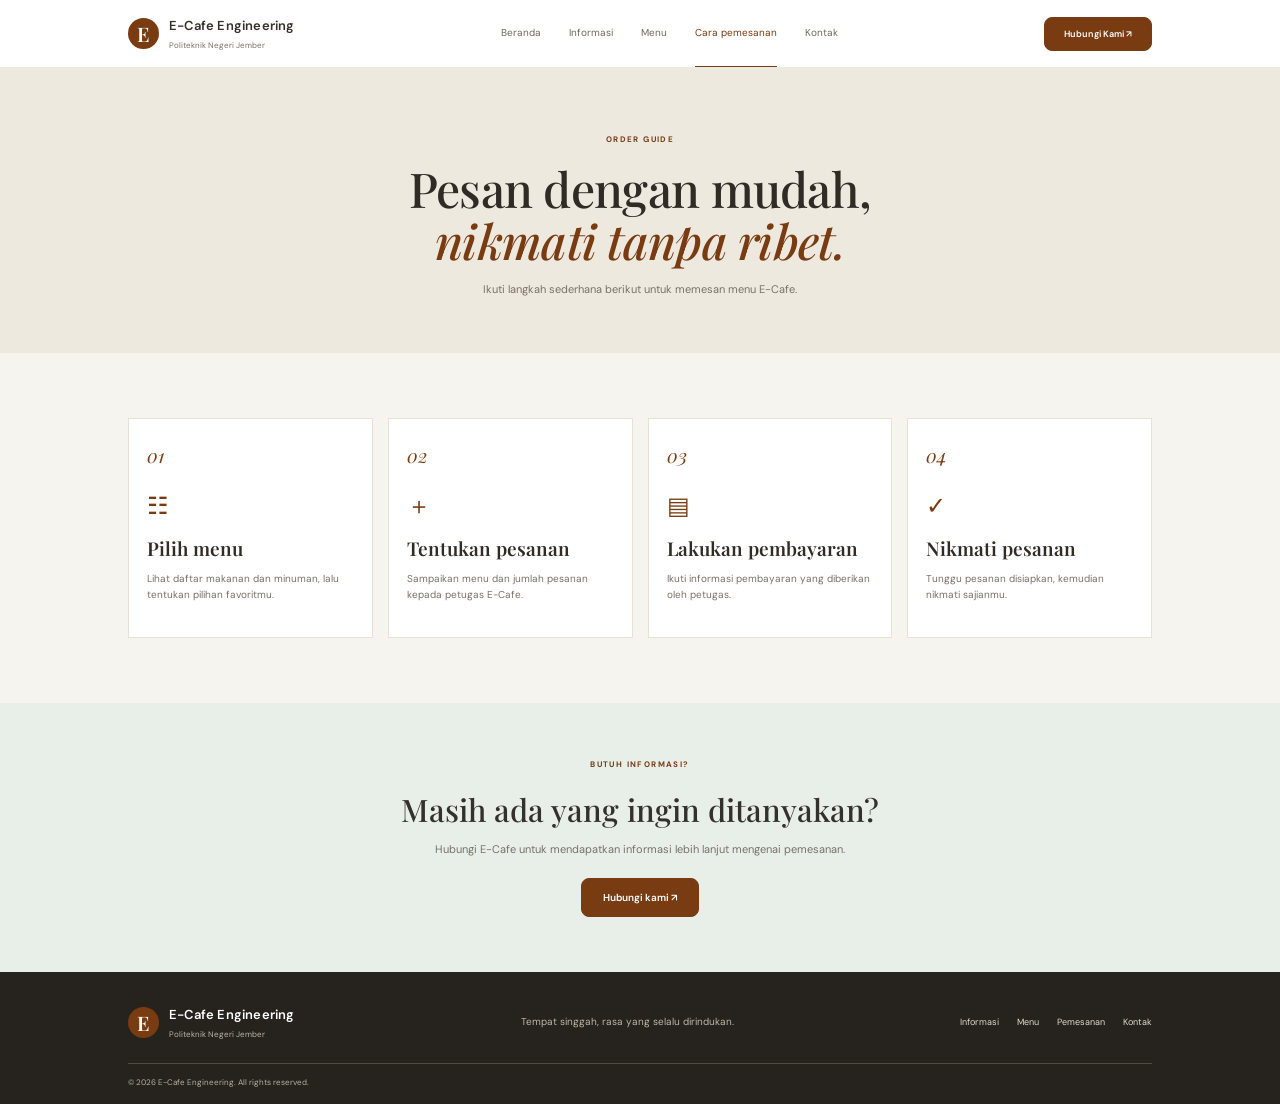
<file: pemesanan.html>
<!DOCTYPE html>
<html lang="id">

<head>
    <meta charset="UTF-8">
    <meta name="viewport" content="width=device-width, initial-scale=1.0">

    <meta name="description" content="Cara Pemesanan - E-Cafe Engineering, Politeknik Negeri Jember.">

    <title>Cara Pemesanan | E-Cafe Engineering</title>

    <link rel="stylesheet" href="css/style.css">
    <script src="js/main.js" defer></script>
</head>

<body>

    <!-- HEADER -->
    <header class="header">

        <a class="brand" href="index.html">

            <span class="brand-symbol">E</span>

            <span>
                <strong>E-Cafe Engineering</strong>
                <small>Politeknik Negeri Jember</small>
            </span>

        </a>

        <button class="nav-toggle" aria-label="Buka menu" aria-expanded="false">
            ☰
        </button>

        <nav class="navigation">
            <a href="index.html">Beranda</a>
            <a href="informasi.html">Informasi</a>
            <a href="menu.html">Menu</a>
            <a class="active" href="pemesanan.html">Cara pemesanan</a>
            <a href="kontak.html">Kontak</a>
        </nav>

        <a class="button button-small header-cta" href="kontak.html">
            Hubungi Kami ↗
        </a>

    </header>


    <!-- MAIN CONTENT -->
    <main>

        <!-- PAGE HEADING -->
        <section class="page-heading">

            <p class="eyebrow">ORDER GUIDE</p>

            <h1>
                Pesan dengan mudah,<br>
                <em>nikmati tanpa ribet.</em>
            </h1>

            <p>
                Ikuti langkah sederhana berikut untuk memesan
                menu E-Cafe.
            </p>

        </section>


        <!-- ORDER STEPS -->
        <section class="section">

            <div class="steps-grid">


                <!-- STEP 01 -->
                <article class="step-card">

                    <span>01</span>

                    <div class="step-icon">
                        ☷
                    </div>

                    <h2>Pilih menu</h2>

                    <p>
                        Lihat daftar makanan dan minuman,
                        lalu tentukan pilihan favoritmu.
                    </p>

                </article>


                <!-- STEP 02 -->
                <article class="step-card">

                    <span>02</span>

                    <div class="step-icon">
                        ＋
                    </div>

                    <h2>Tentukan pesanan</h2>

                    <p>
                        Sampaikan menu dan jumlah pesanan
                        kepada petugas E-Cafe.
                    </p>

                </article>


                <!-- STEP 03 -->
                <article class="step-card">

                    <span>03</span>

                    <div class="step-icon">
                        ▤
                    </div>

                    <h2>Lakukan pembayaran</h2>

                    <p>
                        Ikuti informasi pembayaran yang
                        diberikan oleh petugas.
                    </p>

                </article>


                <!-- STEP 04 -->
                <article class="step-card">

                    <span>04</span>

                    <div class="step-icon">
                        ✓
                    </div>

                    <h2>Nikmati pesanan</h2>

                    <p>
                        Tunggu pesanan disiapkan,
                        kemudian nikmati sajianmu.
                    </p>

                </article>

            </div>

        </section>


        <!-- ORDER INFORMATION -->
        <section class="order-note">

            <p class="eyebrow">BUTUH INFORMASI?</p>

            <h2>
                Masih ada yang ingin ditanyakan?
            </h2>

            <p>
                Hubungi E-Cafe untuk mendapatkan informasi
                lebih lanjut mengenai pemesanan.
            </p>

            <a class="button" href="kontak.html">
                Hubungi kami ↗
            </a>

        </section>

    </main>


    <!-- FOOTER -->
    <footer class="footer">

        <div class="footer-main">

            <a class="brand brand-footer" href="index.html">

                <span class="brand-symbol">E</span>

                <span>
                    <strong>E-Cafe Engineering</strong>
                    <small>Politeknik Negeri Jember</small>
                </span>

            </a>

            <p>
                Tempat singgah, rasa yang selalu dirindukan.
            </p>

            <div class="footer-links">
                <a href="informasi.html">Informasi</a>
                <a href="menu.html">Menu</a>
                <a href="pemesanan.html">Pemesanan</a>
                <a href="kontak.html">Kontak</a>
            </div>

        </div>


        <!-- COPYRIGHT -->
        <div class="footer-bottom">
            © <span data-year></span> E-Cafe Engineering. All rights reserved.
        </div>

    </footer>

</body>
</html>
</file>
<file: css/style.css>
/* =========================================
   1. IMPORT FONT
========================================= */

@import url('https://fonts.googleapis.com/css2?family=DM+Sans:wght@400;500;600;700&family=Playfair+Display:ital,wght@0,500;0,600;0,700;1,500&display=swap');


/* =========================================
   2. ROOT / VARIABEL WARNA
========================================= */

:root {
    --brown: #783b12;
    --dark: #302b25;
    --ink: #34302b;
    --muted: #777168;
    --cream: #f6f4ee;
    --white: #fff;
    --sage: #e7efe8;
    --line: #e8e1d8;

    --serif: 'Playfair Display', Georgia, serif;
    --sans: 'DM Sans', Arial, sans-serif;
}


/* =========================================
   3. RESET DAN DASAR
========================================= */

* {
    box-sizing: border-box;
}

html {
    scroll-behavior: smooth;
}

body {
    margin: 0;
    background: var(--cream);
    color: var(--ink);
    font-family: var(--sans);
    line-height: 1.65;
}

img {
    display: block;
    width: 100%;
    object-fit: cover;
}

a {
    text-decoration: none;
    color: inherit;
}


/* =========================================
   4. HEADER DAN NAVIGASI
========================================= */

.header {
    height: 68px;
    padding: 0 10%;
    display: flex;
    align-items: center;
    justify-content: space-between;
    background: #fff;
    position: sticky;
    top: 0;
    z-index: 10;
    border-bottom: 1px solid #eee9e1;
}

.brand {
    display: flex;
    align-items: center;
    gap: 10px;
}

.brand-symbol {
    width: 31px;
    height: 31px;
    border-radius: 50%;
    display: grid;
    place-items: center;
    background: var(--brown);
    color: white;
    font: 600 20px var(--serif);
}

.brand strong,
.brand small {
    display: block;
}

.brand strong {
    font-size: 13px;
    font-weight: 600;
    letter-spacing: .2px;
}

.brand small {
    font-size: 8px;
    color: var(--muted);
    margin-top: 2px;
}

.navigation {
    display: flex;
    gap: 28px;
    align-items: center;
}

.navigation a {
    font-size: 10px;
    color: #6f685f;
    padding: 25px 0;
}

.navigation a:hover,
.navigation a.active {
    color: var(--brown);
    border-bottom: 1px solid var(--brown);
}

.nav-toggle {
    display: none;
    border: 0;
    background: none;
    font-size: 24px;
    color: var(--brown);
}


/* =========================================
   5. BUTTON
========================================= */

.button {
    display: inline-flex;
    align-items: center;
    justify-content: center;
    background: var(--brown);
    color: #fff;
    padding: 12px 21px;
    border-radius: 8px;
    font: 600 10px var(--sans);
    transition: .2s;
    border: 1px solid var(--brown);
}

.button:hover {
    background: var(--dark);
    border-color: var(--dark);
    transform: translateY(-2px);
}

.button-small {
    padding: 10px 19px;
    font-size: 9px;
}

.button-outline {
    background: transparent;
    color: var(--brown);
    border-color: var(--line);
}

.button-outline:hover {
    color: white;
}

.button-light {
    background: var(--brown);
    color: #fff;
    border-color: var(--brown);
}


/* =========================================
   6. HERO SECTION
========================================= */

.hero {
    padding: 27px 10% 30px;
    display: grid;
    grid-template-columns: 1fr 1fr;
    gap: 8%;
    align-items: center;
    min-height: 385px;
}

.eyebrow {
    font-size: 8px;
    letter-spacing: 1.4px;
    color: var(--brown);
    font-weight: 700;
    margin: 0 0 17px;
}

.hero h1,
.page-heading h1 {
    font: 500 clamp(38px, 4.5vw, 54px)/1.08 var(--serif);
    letter-spacing: -.7px;
    margin: 0 0 16px;
    color: var(--dark);
}

h1 em,
h2 em {
    color: #783b12;
    font-weight: 500;
}

.hero-description {
    font-size: 11px;
    line-height: 1.8;
    color: var(--muted);
    max-width: 365px;
}

.button-row {
    display: flex;
    gap: 10px;
    margin-top: 20px;
    flex-wrap: wrap;
}

.hero-tags {
    font-size: 9px;
    color: var(--brown);
    margin-top: 22px;
}

.hero-image-wrap {
    height: 330px;
    position: relative;
}

.hero-image {
    height: 100%;
    border-radius: 13px;
}

.photo-label {
    position: absolute;
    left: 14px;
    right: 14px;
    bottom: 13px;
    background: white;
    border-radius: 8px;
    padding: 9px 13px;
    display: flex;
    flex-direction: column;
    box-shadow: 0 5px 20px #00000012;
}

.photo-label strong {
    font-size: 10px;
    font-weight: 600;
}

.photo-label span {
    font-size: 8px;
    color: var(--muted);
}


/* =========================================
   7. INTRO SECTION
========================================= */

.intro-section {
    background: #ecd3ba;
    padding: 35px 10% 39px;
    display: grid;
    grid-template-columns: 1fr 1.15fr;
    gap: 10%;
    align-items: start;
}

.intro-section h2,
.section h2,
.why-content h2,
.about-grid h2,
.vision-grid h2,
.contact-copy h2 {
    font: 500 29px/1.25 var(--serif);
    margin: 0;
    color: var(--dark);
}

.intro-content > p {
    font-size: 11px;
    margin: 0 0 19px;
    max-width: 480px;
}

.mini-points {
    display: grid;
    grid-template-columns: 1fr 1fr;
    gap: 30px;
}

.mini-points b {
    font-size: 8px;
    color: var(--brown);
}

.mini-points h3 {
    font-size: 10px;
    margin: 5px 0;
}

.mini-points p {
    font-size: 9px;
    color: var(--muted);
    margin: 0;
}


/* =========================================
   8. SECTION UMUM
========================================= */

.section {
    padding: 65px 10%;
}

.section-heading {
    display: flex;
    justify-content: space-between;
    align-items: end;
    margin-bottom: 25px;
}

.section-heading h2 {
    font-size: 34px;
}

.text-link {
    font-size: 10px;
    color: var(--brown);
    font-weight: 700;
}


/* =========================================
   9. KARTU MENU
========================================= */

.menu-preview,
.full-menu-grid {
    display: grid;
    grid-template-columns: repeat(3, 1fr);
    gap: 17px;
}

.menu-preview-card,
.food-card {
    background: #fff;
    border: 1px solid var(--line);
    overflow: hidden;
}

.menu-preview-card img,
.food-card img {
    height: 175px;
}

.menu-preview-card div,
.food-card div {
    padding: 15px;
}

.menu-preview-card span,
.food-card span {
    font-size: 8px;
    letter-spacing: 1.2px;
    color: var(--brown);
    font-weight: 700;
}

.menu-preview-card h3,
.food-card h3 {
    font: 600 19px var(--serif);
    margin: 4px 0;
}

.menu-preview-card p,
.food-card p {
    font-size: 10px;
    color: var(--muted);
    margin: 0;
}


/* =========================================
   10. WHY SECTION
========================================= */

.why-section {
    display: grid;
    grid-template-columns: 1fr 1fr;
    background: #ecd3ba;
    color: white;
}

.why-photo img {
    height: 100%;
    min-height: 350px;
}

.why-content {
    padding: 55px 12% 55px 10%;
    align-self: center;
}

.why-content h2 {
    color: rgb(0, 0, 0);
    font-size: 35px;
}

.why-content > p:not(.eyebrow) {
    font-size: 11px;
    color: #000000;
    line-height: 1.9;
    margin: 16px 0 22px;
}


/* =========================================
   11. ORDER BANNER
========================================= */

.order-banner {
    text-align: center;
    background: #eee9df;
}

.order-banner h2 {
    font-size: 35px;
}

.order-banner > p:not(.eyebrow) {
    font-size: 11px;
    color: var(--muted);
    margin: 10px 0 20px;
}


/* =========================================
   12. FOOTER
========================================= */

.footer {
    background: #26221e;
    color: #eee5dc;
    padding: 32px 10% 15px;
}

.footer-main {
    display: flex;
    align-items: center;
    justify-content: space-between;
    gap: 20px;
    flex-wrap: wrap;
}

.brand-footer strong {
    color: white;
}

.brand-footer small {
    color: #c0b5aa;
}

.footer-main > p {
    font-size: 10px;
    color: #c0b5aa;
}

.footer-links {
    display: flex;
    gap: 18px;
}

.footer-links a {
    font-size: 9px;
    color: #e2d9d0;
}

.footer-bottom {
    border-top: 1px solid #51483f;
    margin-top: 22px;
    padding-top: 12px;
    font-size: 8px;
    color: #b9afa5;
}


/* =========================================
   13. PAGE HEADING
========================================= */

.page-heading {
    text-align: center;
    padding: 65px 15px 55px;
    background: #eee9df;
}

.page-heading h1 {
    font-size: 48px;
    margin-bottom: 13px;
}

.page-heading > p:last-child {
    font-size: 11px;
    color: var(--muted);
    margin: 0;
}


/* =========================================
   14. ABOUT SECTION
========================================= */

.about-grid {
    display: grid;
    grid-template-columns: 1fr 1fr;
    gap: 8%;
    align-items: center;
}

.about-photo img {
    height: 350px;
    border-radius: 10px;
}

.about-grid h2 {
    font-size: 35px;
    margin-bottom: 17px;
}

.about-grid p:not(.eyebrow),
.vision-grid > p,
.contact-copy > p:not(.eyebrow) {
    font-size: 11px;
    color: var(--muted);
    line-height: 1.9;
}


/* =========================================
   15. VALUES SECTION
========================================= */

.values {
    background: #ecd3ba;
    color: #783b12;
}

.values .section h2 {
    color: #783b12;
}

.value-grid {
    display: grid;
    grid-template-columns: repeat(3, 1fr);
    gap: 22px;
    margin-top: 30px;
}

.value-grid article {
    border-top: 1px solid #783b12;
    padding-top: 18px;
}

.value-grid b {
    font: italic 17px var(--serif);
    color: #783b12;
}

.value-grid h3 {
    font: 600 19px var(--serif);
    margin: 10px 0;
}

.value-grid p {
    font-size: 10px;
    color: #783b12;
}


/* =========================================
   16. VISION SECTION
========================================= */

.vision-grid {
    display: grid;
    grid-template-columns: 1fr 1fr;
    gap: 10%;
    align-items: center;
}


/* =========================================
   17. FILTER MENU
========================================= */

.filter-row {
    display: flex;
    gap: 8px;
    margin-bottom: 25px;
}

.filter-button {
    border: 1px solid var(--line);
    background: transparent;
    padding: 9px 17px;
    border-radius: 20px;
    font: 600 10px var(--sans);
    color: var(--muted);
    cursor: pointer;
}

.filter-button.active,
.filter-button:hover {
    background: var(--brown);
    border-color: var(--brown);
    color: white;
}

.full-menu-grid {
    row-gap: 20px;
}

.food-card {
    border-radius: 10px;
    transition: transform .25s, box-shadow .25s;
}

.food-card:hover {
    transform: translateY(-5px);
    box-shadow: 0 8px 25px #00000012;
}

.food-card img {
    width: 100%;
    height: 175px;
    object-fit: cover;
}

.food-card[hidden] {
    display: none !important;
}

.notice {
    font-size: 9px;
    color: var(--muted);
    margin-top: 20px;
}


/* =========================================
   18. ORDER STEPS
========================================= */

.steps-grid {
    display: grid;
    grid-template-columns: repeat(4, 1fr);
    gap: 15px;
}

.step-card {
    background: #fff;
    border: 1px solid var(--line);
    padding: 23px 18px;
    min-height: 220px;
}

.step-card > span {
    font: italic 19px var(--serif);
    color: var(--brown);
}

.step-icon {
    font-size: 24px;
    color: var(--brown);
    margin-top: 15px;
}

.step-card h2 {
    font: 600 19px var(--serif);
    margin: 9px 0;
}

.step-card p {
    font-size: 10px;
    color: var(--muted);
}


/* =========================================
   19. ORDER NOTE
========================================= */

.order-note {
    text-align: center;
    background: var(--sage);
    padding: 55px 15px;
}

.order-note h2 {
    font: 500 31px var(--serif);
    margin: 0;
}

.order-note > p:not(.eyebrow) {
    font-size: 11px;
    color: var(--muted);
    margin: 10px 0 20px;
}


/* =========================================
   20. CONTACT SECTION
========================================= */

.contact-layout {
    display: grid;
    grid-template-columns: .9fr 1.1fr;
    gap: 8%;
    align-items: center;
}

.contact-copy h2 {
    font-size: 35px;
}

.contact-item {
    display: flex;
    flex-direction: column;
    border-top: 1px solid var(--line);
    padding: 13px 0;
    gap: 4px;
}

.contact-item small {
    font-size: 8px;
    letter-spacing: 1.2px;
    color: var(--brown);
    font-weight: 700;
}

.contact-item strong {
    font-size: 11px;
    font-weight: 500;
}

.contact-photo {
    position: relative;
}

.contact-photo img {
    height: 340px;
    border-radius: 10px;
}


/* =========================================
   21. RESPONSIVE TABLET
========================================= */

@media (max-width: 850px) {

    .header {
        padding: 0 5%;
    }

    .navigation {
        gap: 13px;
    }

    .navigation a {
        font-size: 9px;
    }

    .hero,
    .intro-section,
    .section {
        padding-left: 6%;
        padding-right: 6%;
    }

    .hero {
        gap: 5%;
    }

    .hero h1 {
        font-size: 43px;
    }

    .hero-image-wrap {
        height: 290px;
    }

    .steps-grid {
        grid-template-columns: repeat(2, 1fr);
    }
}


/* =========================================
   22. RESPONSIVE MOBILE
========================================= */

@media (max-width: 650px) {

    /* Header dan navigasi */

    .header {
        height: 65px;
        padding: 0 5%;
    }

    .nav-toggle {
        display: block;
    }

    .header > .button-small {
        display: none;
    }

    .navigation {
        display: none;
        position: absolute;
        top: 65px;
        left: 0;
        right: 0;
        background: white;
        padding: 15px 6% 22px;
        box-shadow: 0 12px 20px #0000000d;
        align-items: stretch;
        flex-direction: column;
        gap: 0;
    }

    .navigation.open {
        display: flex;
    }

    .navigation a {
        padding: 11px 0;
        border-bottom: 1px solid #f0ece6;
    }

    .navigation a.active {
        border-bottom: 1px solid var(--brown);
    }


    /* Hero */

    .hero {
        grid-template-columns: 1fr;
        padding-top: 38px;
        padding-bottom: 35px;
        gap: 28px;
    }

    .hero h1 {
        font-size: 44px;
    }

    .hero-image-wrap {
        height: 270px;
    }


    /* Intro */

    .intro-section {
        grid-template-columns: 1fr;
        gap: 18px;
        padding-top: 30px;
        padding-bottom: 30px;
    }

    .mini-points {
        gap: 15px;
    }


    /* Section */

    .section {
        padding-top: 48px;
        padding-bottom: 48px;
    }

    .section-heading {
        align-items: start;
        gap: 12px;
        flex-direction: column;
    }

    .section-heading h2 {
        font-size: 30px;
    }


    /* Menu */

    .menu-preview,
    .full-menu-grid {
        grid-template-columns: 1fr 1fr;
        gap: 11px;
    }

    .menu-preview-card img,
    .food-card img {
        height: 135px;
    }

    .menu-preview-card div,
    .food-card div {
        padding: 11px;
    }

    .menu-preview-card h3,
    .food-card h3 {
        font-size: 17px;
    }


    /* Why section */

    .why-section {
        grid-template-columns: 1fr;
    }

    .why-photo img {
        min-height: 240px;
        height: 240px;
    }

    .why-content {
        padding: 38px 7%;
    }

    .why-content h2 {
        font-size: 31px;
    }


    /* Footer */

    .footer {
        padding: 28px 6% 14px;
    }

    .footer-main {
        align-items: flex-start;
        flex-direction: column;
        gap: 10px;
    }

    .footer-links {
        flex-wrap: wrap;
    }


    /* Page heading */

    .page-heading {
        padding: 50px 7% 42px;
    }

    .page-heading h1 {
        font-size: 39px;
    }


    /* About, vision, contact */

    .about-grid,
    .vision-grid,
    .contact-layout {
        grid-template-columns: 1fr;
        gap: 25px;
    }

    .about-photo img {
        height: 270px;
    }

    .about-grid h2,
    .contact-copy h2 {
        font-size: 30px;
    }


    /* Values */

    .value-grid {
        grid-template-columns: 1fr;
        gap: 12px;
    }

    .value-grid article {
        padding-top: 13px;
    }


    /* Order steps */

    .steps-grid {
        grid-template-columns: 1fr 1fr;
        gap: 10px;
    }

    .step-card {
        padding: 17px 13px;
        min-height: 200px;
    }

    .step-card h2 {
        font-size: 17px;
    }


    /* Contact */

    .contact-photo img {
        height: 260px;
    }
}


/* =========================================
   23. RESPONSIVE HP KECIL
========================================= */

@media (max-width: 390px) {

    .menu-preview,
    .full-menu-grid {
        grid-template-columns: 1fr;
    }

    .menu-preview-card img,
    .food-card img {
        height: 190px;
    }

    .steps-grid {
        grid-template-columns: 1fr;
    }

    .hero h1 {
        font-size: 39px;
    }
}
</file>
